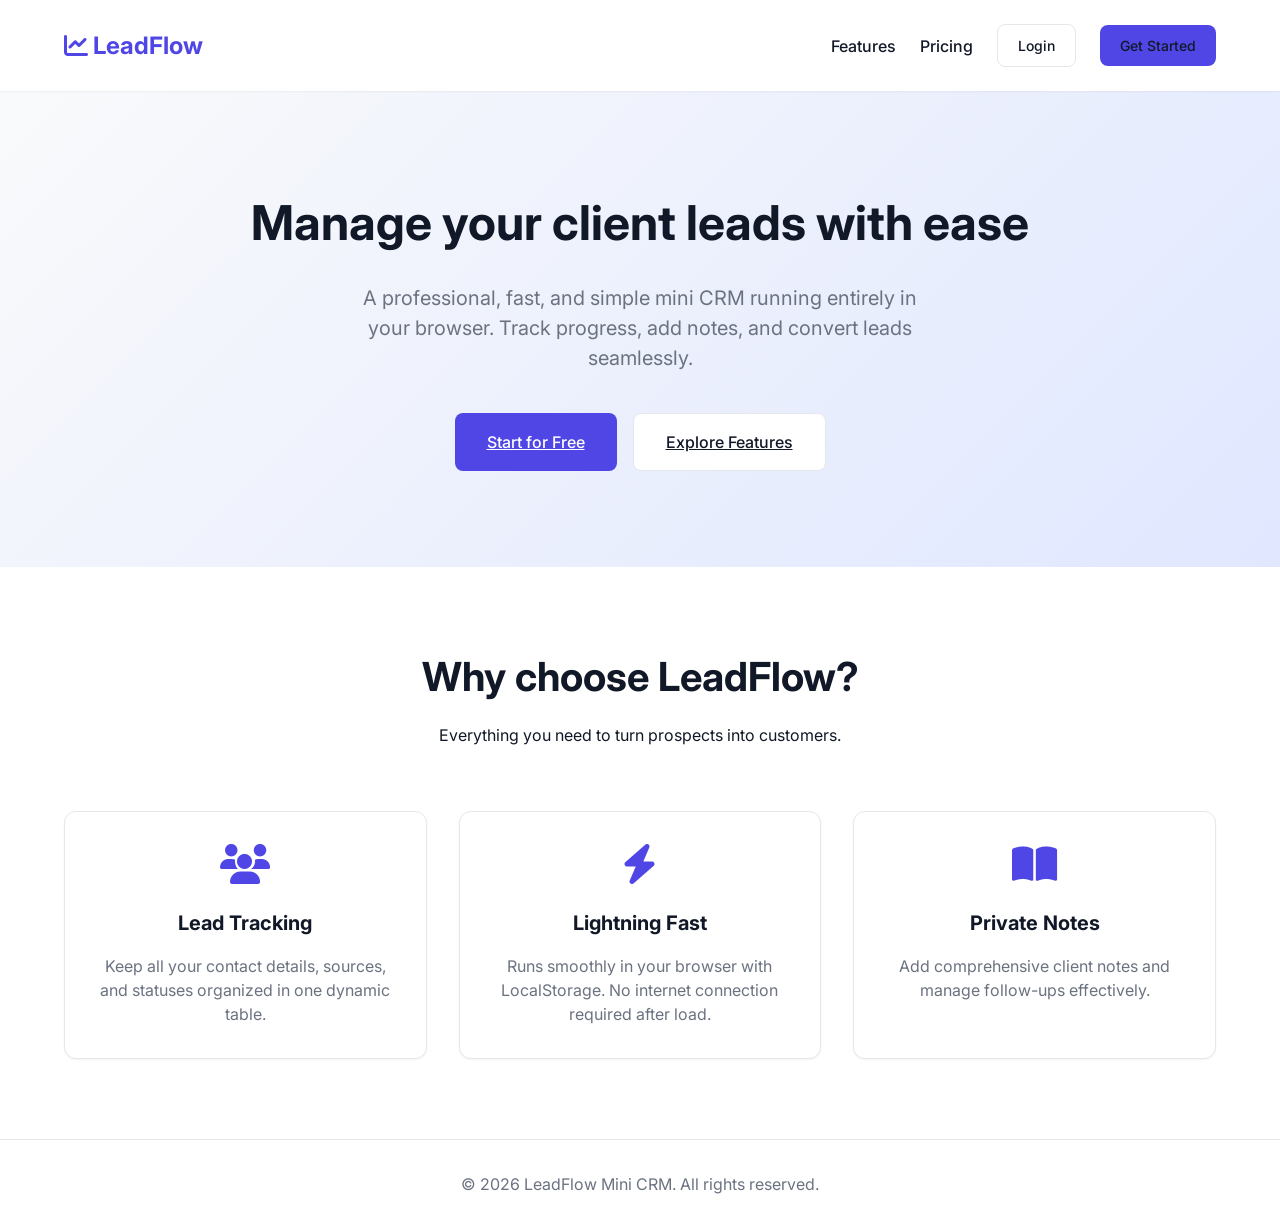
<file: p2/index.html>
<!DOCTYPE html>
<html lang="en">
<head>
    <meta charset="UTF-8">
    <meta name="viewport" content="width=device-width, initial-scale=1.0">
    <title>LeadFlow - Grow Your Business</title>
    <!-- Google Fonts: Inter -->
    <link href="https://fonts.googleapis.com/css2?family=Inter:wght@300;400;500;600;700&display=swap" rel="stylesheet">
    <!-- FontAwesome -->
    <link rel="stylesheet" href="https://cdnjs.cloudflare.com/ajax/libs/font-awesome/6.4.0/css/all.min.css">
    <link rel="stylesheet" href="style.css">
</head>
<body class="landing-page">
    
    <!-- Navigation -->
    <nav class="landing-nav">
        <div class="logo">
            <i class="fa-solid fa-chart-line"></i> LeadFlow
        </div>
        <div class="nav-links">
            <a href="#features">Features</a>
            <a href="#pricing">Pricing</a>
            <a href="login.html" class="btn btn-secondary">Login</a>
            <a href="login.html" class="btn btn-primary">Get Started</a>
        </div>
    </nav>

    <!-- Hero Section -->
    <section class="hero">
        <div class="hero-content">
            <h1>Manage your client leads with ease</h1>
            <p>A professional, fast, and simple mini CRM running entirely in your browser. Track progress, add notes, and convert leads seamlessly.</p>
            <div class="hero-actions">
                <a href="login.html" class="btn btn-primary btn-lg">Start for Free</a>
                <a href="#features" class="btn btn-secondary btn-lg">Explore Features</a>
            </div>
        </div>
    </section>

    <!-- Features Section -->
    <section id="features" class="features">
        <div class="features-header">
            <h2>Why choose LeadFlow?</h2>
            <p>Everything you need to turn prospects into customers.</p>
        </div>
        <div class="features-grid">
            <div class="feature-card">
                <i class="fa-solid fa-users text-primary"></i>
                <h3>Lead Tracking</h3>
                <p>Keep all your contact details, sources, and statuses organized in one dynamic table.</p>
            </div>
            <div class="feature-card">
                <i class="fa-solid fa-bolt text-primary"></i>
                <h3>Lightning Fast</h3>
                <p>Runs smoothly in your browser with LocalStorage. No internet connection required after load.</p>
            </div>
            <div class="feature-card">
                <i class="fa-solid fa-book-open text-primary"></i>
                <h3>Private Notes</h3>
                <p>Add comprehensive client notes and manage follow-ups effectively.</p>
            </div>
        </div>
    </section>

    <footer class="landing-footer">
        <p>&copy; 2026 LeadFlow Mini CRM. All rights reserved.</p>
    </footer>

</body>
</html>
</file>
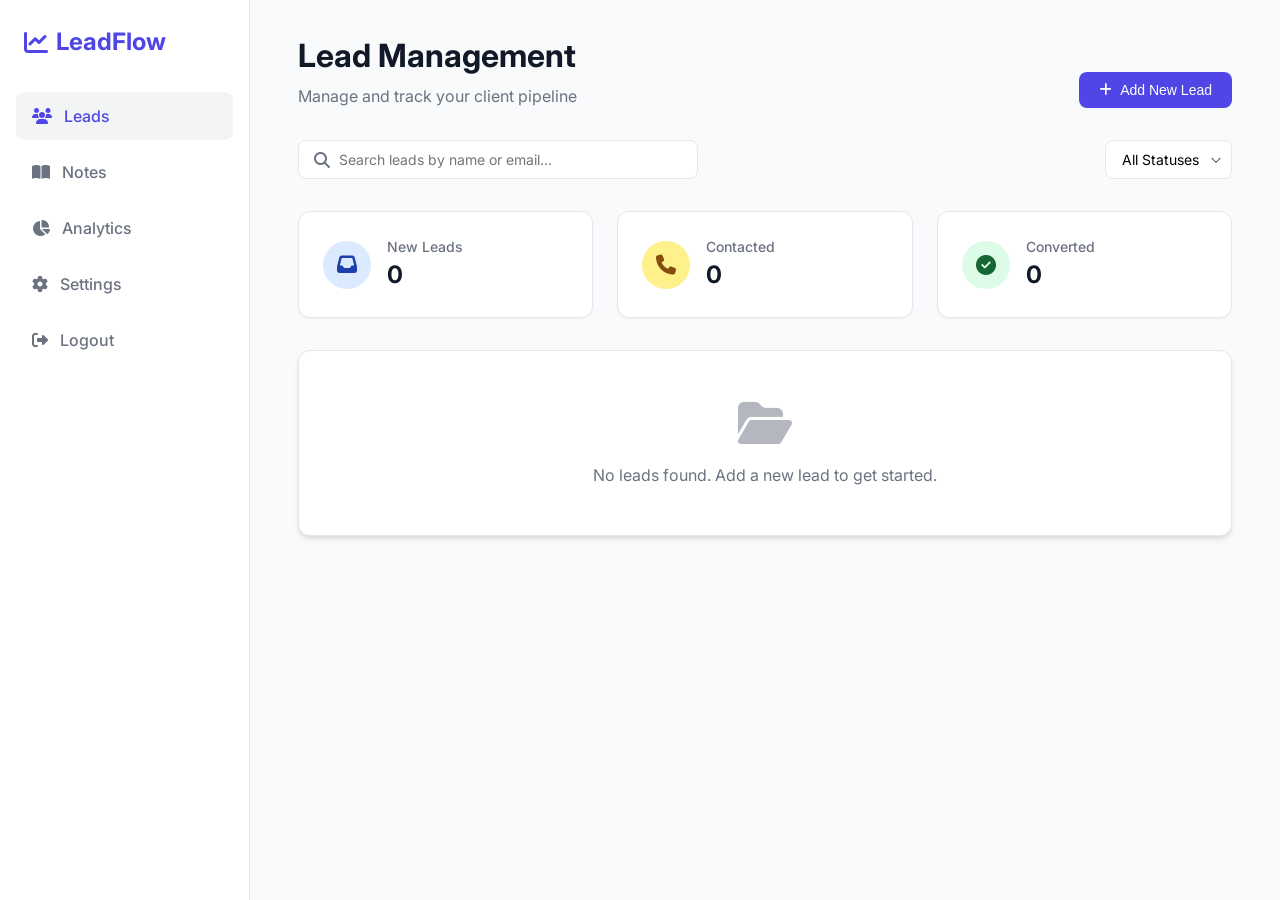
<file: p2/dashboard.html>
<!DOCTYPE html>
<html lang="en">
<head>
    <meta charset="UTF-8">
    <meta name="viewport" content="width=device-width, initial-scale=1.0">
    <title>LeadFlow - Mini CRM</title>
    <!-- Google Fonts: Inter -->
    <link href="https://fonts.googleapis.com/css2?family=Inter:wght@300;400;500;600;700&display=swap" rel="stylesheet">
    <!-- FontAwesome -->
    <link rel="stylesheet" href="https://cdnjs.cloudflare.com/ajax/libs/font-awesome/6.4.0/css/all.min.css">
    <link rel="stylesheet" href="style.css">
</head>
<body>

    <div class="app-container">
        <!-- Sidebar -->
        <aside class="sidebar">
            <div class="sidebar-header">
                <h2><i class="fa-solid fa-chart-line"></i> LeadFlow</h2>
            </div>
            <nav class="sidebar-nav">
                <a href="dashboard.html" class="active"><i class="fa-solid fa-users"></i> Leads</a>
                <a href="notes.html"><i class="fa-solid fa-book-open"></i> Notes</a>
                <a href="#"><i class="fa-solid fa-chart-pie"></i> Analytics</a>
                <a href="#"><i class="fa-solid fa-cog"></i> Settings</a>
                <a href="index.html" style="margin-top: auto;"><i class="fa-solid fa-sign-out-alt"></i> Logout</a>
            </nav>
        </aside>

        <!-- Main Content -->
        <main class="main-content">
            <header class="top-header">
                <div class="header-title">
                    <h1>Lead Management</h1>
                    <p>Manage and track your client pipeline</p>
                </div>
                <button id="addLeadBtn" class="btn btn-primary"><i class="fa-solid fa-plus"></i> Add New Lead</button>
            </header>

            <!-- Dashboard Controls -->
            <section class="dashboard-controls">
                <div class="search-box">
                    <i class="fa-solid fa-search"></i>
                    <input type="text" id="searchInput" placeholder="Search leads by name or email...">
                </div>
                <div class="filter-box">
                    <select id="statusFilter">
                        <option value="All">All Statuses</option>
                        <option value="New">New</option>
                        <option value="Contacted">Contacted</option>
                        <option value="Converted">Converted</option>
                    </select>
                </div>
            </section>

            <!-- Stats Overview -->
            <section class="stats-overview">
                <div class="stat-card">
                    <div class="stat-icon new"><i class="fa-solid fa-inbox"></i></div>
                    <div class="stat-info">
                        <h3>New Leads</h3>
                        <p id="statNew">0</p>
                    </div>
                </div>
                <div class="stat-card">
                    <div class="stat-icon contacted"><i class="fa-solid fa-phone"></i></div>
                    <div class="stat-info">
                        <h3>Contacted</h3>
                        <p id="statContacted">0</p>
                    </div>
                </div>
                <div class="stat-card">
                    <div class="stat-icon converted"><i class="fa-solid fa-check-circle"></i></div>
                    <div class="stat-info">
                        <h3>Converted</h3>
                        <p id="statConverted">0</p>
                    </div>
                </div>
            </section>

            <!-- Leads Table -->
            <section class="leads-section">
                <div class="table-container">
                    <table id="leadsTable">
                        <thead>
                            <tr>
                                <th>Name</th>
                                <th>Contact</th>
                                <th>Source</th>
                                <th>Status</th>
                                <th>Follow-up</th>
                                <th>Actions</th>
                            </tr>
                        </thead>
                        <tbody id="leadsTableBody">
                            <!-- Rows will be dynamically loaded here -->
                        </tbody>
                    </table>
                    <div id="noDataMessage" class="no-data hidden">
                        <i class="fa-solid fa-folder-open empty-icon"></i>
                        <p>No leads found. Add a new lead to get started.</p>
                    </div>
                </div>
            </section>
        </main>
    </div>

    <!-- Lead Modal (Add/Edit) -->
    <div id="leadModal" class="modal">
        <div class="modal-content">
            <div class="modal-header">
                <h2 id="modalTitle">Add New Lead</h2>
                <button class="close-btn" id="closeModalBtn">&times;</button>
            </div>
            <form id="leadForm">
                <input type="hidden" id="leadId">
                <div class="form-group">
                    <label for="leadName">Full Name</label>
                    <input type="text" id="leadName" required placeholder="e.g. John Doe">
                </div>
                <div class="form-group">
                    <label for="leadEmail">Email Address</label>
                    <input type="email" id="leadEmail" required placeholder="e.g. john@example.com">
                </div>
                <div class="form-row">
                    <div class="form-group half">
                        <label for="leadSource">Source</label>
                        <select id="leadSource" required>
                            <option value="Website">Website</option>
                            <option value="Instagram">Instagram</option>
                            <option value="Referral">Referral</option>
                            <option value="LinkedIn">LinkedIn</option>
                            <option value="Other">Other</option>
                        </select>
                    </div>
                    <div class="form-group half">
                        <label for="leadStatus">Status</label>
                        <select id="leadStatus" required>
                            <option value="New">New</option>
                            <option value="Contacted">Contacted</option>
                            <option value="Converted">Converted</option>
                        </select>
                    </div>
                </div>
                <div class="form-group">
                    <label for="leadFollowup">Follow-up Date</label>
                    <input type="date" id="leadFollowup">
                </div>
                <div class="form-group">
                    <label for="leadNotes">Notes (Optional)</label>
                    <textarea id="leadNotes" rows="3" placeholder="Add any relevant notes or follow-up details..."></textarea>
                </div>
                <div class="form-actions">
                    <button type="button" class="btn btn-secondary" id="cancelModalBtn">Cancel</button>
                    <button type="submit" class="btn btn-primary" id="saveLeadBtn">Save Lead</button>
                </div>
            </form>
        </div>
    </div>

    <!-- View Notes Modal -->
    <div id="notesModal" class="modal">
        <div class="modal-content notes-content">
            <div class="modal-header">
                <h2>Lead Notes</h2>
                <button class="close-btn" id="closeNotesBtn">&times;</button>
            </div>
            <div class="notes-body" id="notesBody">
                <!-- Notes injected here -->
            </div>
        </div>
    </div>

    <script src="script.js"></script>
</body>
</html>
</file>
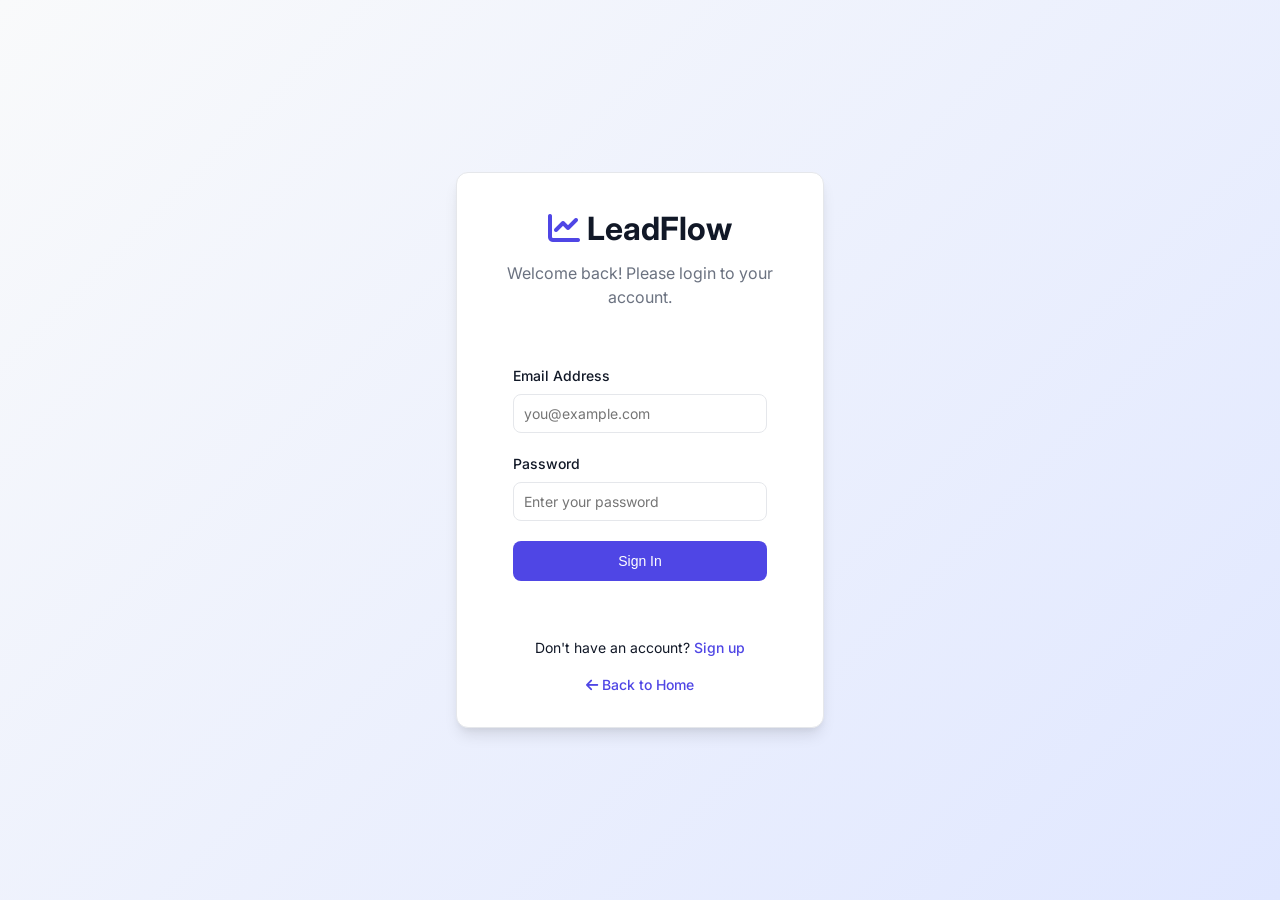
<file: p2/login.html>
<!DOCTYPE html>
<html lang="en">
<head>
    <meta charset="UTF-8">
    <meta name="viewport" content="width=device-width, initial-scale=1.0">
    <title>Login - LeadFlow</title>
    <link href="https://fonts.googleapis.com/css2?family=Inter:wght@300;400;500;600;700&display=swap" rel="stylesheet">
    <link rel="stylesheet" href="style.css">
    <link rel="stylesheet" href="https://cdnjs.cloudflare.com/ajax/libs/font-awesome/6.4.0/css/all.min.css">
</head>
<body class="auth-page">

    <div class="auth-container">
        <div class="auth-card">
            <div class="auth-header">
                <h2><i class="fa-solid fa-chart-line text-primary"></i> LeadFlow</h2>
                <p>Welcome back! Please login to your account.</p>
            </div>
            
            <form id="loginForm" class="auth-form">
                <div class="form-group">
                    <label for="email">Email Address</label>
                    <input type="email" id="email" required placeholder="you@example.com">
                </div>
                <div class="form-group">
                    <label for="password">Password</label>
                    <input type="password" id="password" required placeholder="Enter your password">
                </div>
                <!-- For demo purposes, any credentials will work -->
                <button type="submit" class="btn btn-primary btn-block">Sign In</button>
            </form>
            
            <div class="auth-footer">
                <p>Don't have an account? <a href="#">Sign up</a></p>
                <div style="margin-top: 1rem;">
                    <a href="index.html" class="back-link"><i class="fa-solid fa-arrow-left"></i> Back to Home</a>
                </div>
            </div>
        </div>
    </div>

    <script>
        document.getElementById('loginForm').addEventListener('submit', function(e) {
            e.preventDefault();
            // In a real app, we'd authenticate here.
            // For now, redirect to the dashboard.
            window.location.href = 'dashboard.html';
        });
    </script>
</body>
</html>
</file>
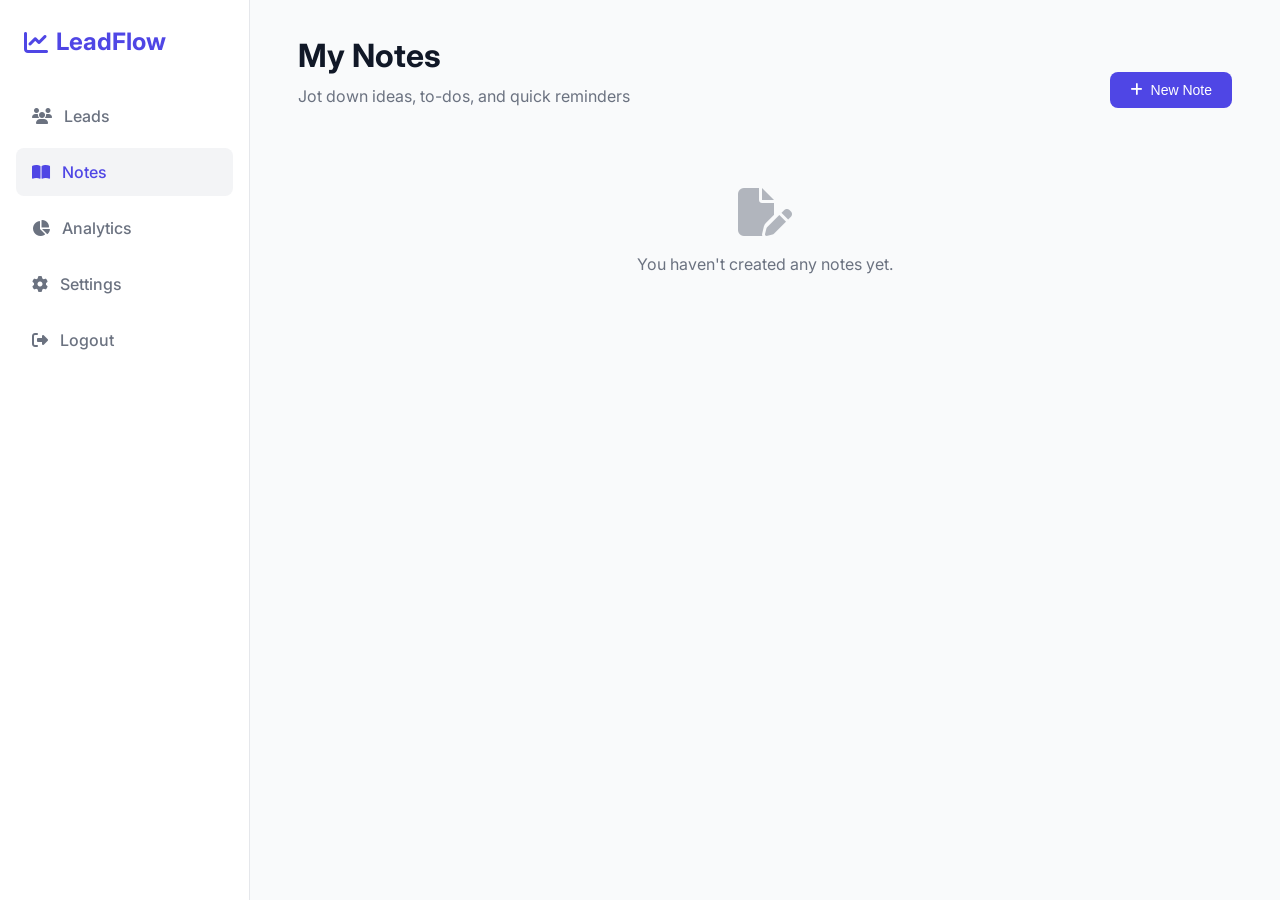
<file: p2/notes.html>
<!DOCTYPE html>
<html lang="en">
<head>
    <meta charset="UTF-8">
    <meta name="viewport" content="width=device-width, initial-scale=1.0">
    <title>Notes - LeadFlow</title>
    <!-- Google Fonts: Inter -->
    <link href="https://fonts.googleapis.com/css2?family=Inter:wght@300;400;500;600;700&display=swap" rel="stylesheet">
    <!-- FontAwesome -->
    <link rel="stylesheet" href="https://cdnjs.cloudflare.com/ajax/libs/font-awesome/6.4.0/css/all.min.css">
    <link rel="stylesheet" href="style.css">
</head>
<body>

    <div class="app-container">
        <!-- Sidebar -->
        <aside class="sidebar">
            <div class="sidebar-header">
                <h2><i class="fa-solid fa-chart-line"></i> LeadFlow</h2>
            </div>
            <nav class="sidebar-nav">
                <a href="dashboard.html"><i class="fa-solid fa-users"></i> Leads</a>
                <a href="notes.html" class="active"><i class="fa-solid fa-book-open"></i> Notes</a>
                <a href="#"><i class="fa-solid fa-chart-pie"></i> Analytics</a>
                <a href="#"><i class="fa-solid fa-cog"></i> Settings</a>
                <a href="index.html" style="margin-top: auto;"><i class="fa-solid fa-sign-out-alt"></i> Logout</a>
            </nav>
        </aside>

        <!-- Main Content -->
        <main class="main-content">
            <header class="top-header">
                <div class="header-title">
                    <h1>My Notes</h1>
                    <p>Jot down ideas, to-dos, and quick reminders</p>
                </div>
                <button id="addNoteBtn" class="btn btn-primary"><i class="fa-solid fa-plus"></i> New Note</button>
            </header>

            <section class="notes-grid" id="notesGrid">
                <!-- Notes will be loaded here dynamically -->
            </section>
            <div id="noNotesMessage" class="no-data hidden">
                <i class="fa-solid fa-file-pen empty-icon"></i>
                <p>You haven't created any notes yet.</p>
            </div>
        </main>
    </div>

    <!-- Note Modal -->
    <div id="quickNoteModal" class="modal">
        <div class="modal-content">
            <div class="modal-header">
                <h2 id="noteModalTitle">Add New Note</h2>
                <button class="close-btn" id="closeNoteModalBtn">&times;</button>
            </div>
            <form id="noteForm">
                <input type="hidden" id="noteId">
                <div class="form-group">
                    <label for="noteTitle">Title</label>
                    <input type="text" id="noteTitle" required placeholder="Note Title">
                </div>
                <div class="form-group">
                    <label for="noteContent">Content</label>
                    <textarea id="noteContent" rows="6" required placeholder="Write your note here..."></textarea>
                </div>
                <div class="form-actions">
                    <button type="button" class="btn btn-secondary" id="cancelNoteBtn">Cancel</button>
                    <button type="submit" class="btn btn-primary">Save Note</button>
                </div>
            </form>
        </div>
    </div>

    <script src="notes.js"></script>
</body>
</html>
</file>
<file: p2/style.css>
/* --- CSS Variables --- */
:root {
    --primary-color: #4f46e5;
    --primary-hover: #4338ca;
    --secondary-color: #f3f4f6;
    --text-dark: #111827;
    --text-muted: #6b7280;
    --bg-color: #f9fafb;
    --surface-color: #ffffff;
    --border-color: #e5e7eb;
    
    /* Status Colors */
    --status-new-bg: #dbeafe;
    --status-new-text: #1e40af;
    --status-contacted-bg: #fef08a;
    --status-contacted-text: #854d0e;
    --status-converted-bg: #dcfce7;
    --status-converted-text: #166534;
    
    --shadow-sm: 0 1px 2px 0 rgba(0, 0, 0, 0.05);
    --shadow-md: 0 4px 6px -1px rgba(0, 0, 0, 0.1), 0 2px 4px -1px rgba(0, 0, 0, 0.06);
    --shadow-lg: 0 10px 15px -3px rgba(0, 0, 0, 0.1), 0 4px 6px -2px rgba(0, 0, 0, 0.05);
    
    --radius-md: 0.5rem;
    --radius-lg: 0.75rem;
    --transition: all 0.3s ease;
}

/* --- Base Styles --- */
* {
    margin: 0;
    padding: 0;
    box-sizing: border-box;
}

body {
    font-family: 'Inter', sans-serif;
    background-color: var(--bg-color);
    color: var(--text-dark);
    line-height: 1.5;
    animation: fadeIn 0.4s ease-out;
}

@keyframes fadeIn {
    from { opacity: 0; transform: translateY(10px); }
    to { opacity: 1; transform: translateY(0); }
}

/* --- Layout --- */
.app-container {
    display: flex;
    min-height: 100vh;
}

/* --- Sidebar --- */
.sidebar {
    width: 250px;
    background-color: var(--surface-color);
    border-right: 1px solid var(--border-color);
    display: flex;
    flex-direction: column;
    padding: 1.5rem 1rem;
    position: sticky;
    top: 0;
    height: 100vh;
}

.sidebar-header {
    margin-bottom: 2rem;
    padding-left: 0.5rem;
}

.sidebar-header h2 {
    font-size: 1.5rem;
    color: var(--primary-color);
    display: flex;
    align-items: center;
    gap: 0.5rem;
}

.sidebar-nav {
    display: flex;
    flex-direction: column;
    gap: 0.5rem;
}

.sidebar-nav a {
    text-decoration: none;
    color: var(--text-muted);
    padding: 0.75rem 1rem;
    border-radius: var(--radius-md);
    display: flex;
    align-items: center;
    gap: 0.75rem;
    font-weight: 500;
    transition: var(--transition);
}

.sidebar-nav a:hover, .sidebar-nav a.active {
    background-color: var(--secondary-color);
    color: var(--primary-color);
}

/* --- Main Content --- */
.main-content {
    flex: 1;
    padding: 2rem 3rem;
    max-width: 1200px;
}

/* --- Top Header --- */
.top-header {
    display: flex;
    justify-content: space-between;
    align-items: flex-end;
    margin-bottom: 2rem;
}

.header-title h1 {
    font-size: 2rem;
    font-weight: 700;
    margin-bottom: 0.25rem;
}

.header-title p {
    color: var(--text-muted);
}

/* --- Buttons --- */
.btn {
    border: none;
    padding: 0.625rem 1.25rem;
    border-radius: var(--radius-md);
    font-size: 0.875rem;
    font-weight: 500;
    cursor: pointer;
    transition: var(--transition);
    display: inline-flex;
    align-items: center;
    gap: 0.5rem;
}

.btn:active {
    transform: scale(0.97);
}

.btn-primary {
    background-color: var(--primary-color);
    color: white;
}

.btn-primary:hover {
    background-color: var(--primary-hover);
    box-shadow: var(--shadow-md);
    transform: translateY(-2px);
}

.btn-secondary {
    background-color: white;
    color: var(--text-dark);
    border: 1px solid var(--border-color);
}

.btn-secondary:hover {
    background-color: var(--secondary-color);
}

/* --- Dashboard Controls --- */
.dashboard-controls {
    display: flex;
    justify-content: space-between;
    align-items: center;
    margin-bottom: 2rem;
    gap: 1rem;
}

.search-box {
    position: relative;
    flex: 1;
    max-width: 400px;
}

.search-box i {
    position: absolute;
    left: 1rem;
    top: 50%;
    transform: translateY(-50%);
    color: var(--text-muted);
}

.search-box input {
    width: 100%;
    padding: 0.625rem 1rem 0.625rem 2.5rem;
    border: 1px solid var(--border-color);
    border-radius: var(--radius-md);
    font-family: inherit;
    font-size: 0.875rem;
    transition: var(--transition);
}

.search-box input:focus {
    outline: none;
    border-color: var(--primary-color);
    box-shadow: 0 0 0 3px rgba(79, 70, 229, 0.1);
}

.filter-box select {
    padding: 0.625rem 2rem 0.625rem 1rem;
    border: 1px solid var(--border-color);
    border-radius: var(--radius-md);
    background-color: white;
    font-family: inherit;
    font-size: 0.875rem;
    cursor: pointer;
    appearance: none;
    background-image: url("data:image/svg+xml,%3Csvg xmlns='http://www.w3.org/2000/svg' fill='none' viewBox='0 0 24 24' stroke='%236b7280'%3E%3Cpath stroke-linecap='round' stroke-linejoin='round' stroke-width='2' d='M19 9l-7 7-7-7'%3E%3C/path%3E%3C/svg%3E");
    background-repeat: no-repeat;
    background-position: right 0.5rem center;
    background-size: 1em;
}

.filter-box select:focus {
    outline: none;
    border-color: var(--primary-color);
}

/* --- Stats Overview --- */
.stats-overview {
    display: grid;
    grid-template-columns: repeat(3, 1fr);
    gap: 1.5rem;
    margin-bottom: 2rem;
}

.stat-card {
    background-color: var(--surface-color);
    padding: 1.5rem;
    border-radius: var(--radius-lg);
    box-shadow: var(--shadow-sm);
    display: flex;
    align-items: center;
    gap: 1rem;
    border: 1px solid var(--border-color);
    transition: var(--transition);
}

.stat-card:hover {
    transform: translateY(-5px);
    box-shadow: var(--shadow-md);
    border-color: var(--primary-color);
}

.stat-icon {
    width: 48px;
    height: 48px;
    border-radius: 50%;
    display: flex;
    align-items: center;
    justify-content: center;
    font-size: 1.25rem;
}

.stat-icon.new { background-color: var(--status-new-bg); color: var(--status-new-text); }
.stat-icon.contacted { background-color: var(--status-contacted-bg); color: var(--status-contacted-text); }
.stat-icon.converted { background-color: var(--status-converted-bg); color: var(--status-converted-text); }

.stat-info h3 {
    font-size: 0.875rem;
    color: var(--text-muted);
    font-weight: 500;
}

.stat-info p {
    font-size: 1.5rem;
    font-weight: 700;
    color: var(--text-dark);
}

/* --- Leads Table --- */
.table-container {
    background-color: var(--surface-color);
    border-radius: var(--radius-lg);
    box-shadow: var(--shadow-md);
    overflow: hidden;
    border: 1px solid var(--border-color);
}

table {
    width: 100%;
    border-collapse: collapse;
    text-align: left;
}

th, td {
    padding: 1rem 1.5rem;
    border-bottom: 1px solid var(--border-color);
}

th {
    background-color: #f8fafc;
    font-size: 0.75rem;
    text-transform: uppercase;
    letter-spacing: 0.05em;
    color: var(--text-muted);
    font-weight: 600;
}

tbody tr {
    transition: all 0.2s ease-in-out;
}

tbody tr:hover {
    background-color: var(--bg-color);
}

.td-contact div {
    font-size: 0.875rem;
}
.td-contact .email {
    color: var(--text-muted);
    font-size: 0.8rem;
}

/* Status Badges */
.status-badge {
    padding: 0.25rem 0.75rem;
    border-radius: 9999px;
    font-size: 0.75rem;
    font-weight: 600;
    display: inline-block;
}

.status-badge.new {
    background-color: var(--status-new-bg);
    color: var(--status-new-text);
}

.status-badge.contacted {
    background-color: var(--status-contacted-bg);
    color: var(--status-contacted-text);
}

.status-badge.converted {
    background-color: var(--status-converted-bg);
    color: var(--status-converted-text);
}

/* Actions */
.action-btns {
    display: flex;
    gap: 0.5rem;
}

.action-btn {
    background: none;
    border: none;
    cursor: pointer;
    color: var(--text-muted);
    transition: var(--transition);
    padding: 0.25rem;
}

.action-btn:hover {
    color: var(--primary-color);
}

.action-btn.delete:hover {
    color: #ef4444;
}

.action-btn.notes:hover {
    color: #f59e0b;
}

/* Status Select in Table */
.status-select {
    padding: 0.25rem;
    border: 1px solid var(--border-color);
    border-radius: var(--radius-md);
    font-size: 0.75rem;
    cursor: pointer;
    background-color: white;
}

/* No Data */
.no-data {
    padding: 3rem;
    text-align: center;
    color: var(--text-muted);
}
.no-data .empty-icon {
    font-size: 3rem;
    margin-bottom: 1rem;
    opacity: 0.5;
}
.hidden {
    display: none !important;
}

/* --- Modals --- */
.modal {
    position: fixed;
    top: 0;
    left: 0;
    width: 100%;
    height: 100%;
    background-color: rgba(0, 0, 0, 0.5);
    display: flex;
    align-items: center;
    justify-content: center;
    z-index: 1000;
    opacity: 0;
    visibility: hidden;
    transition: var(--transition);
}

.modal.active {
    opacity: 1;
    visibility: visible;
}

.modal-content {
    background-color: var(--surface-color);
    border-radius: var(--radius-lg);
    width: 100%;
    max-width: 500px;
    box-shadow: var(--shadow-lg);
    transform: translateY(-20px);
    transition: transform 0.3s ease;
}

.modal.active .modal-content {
    transform: translateY(0);
}

.modal-header {
    padding: 1.5rem;
    border-bottom: 1px solid var(--border-color);
    display: flex;
    justify-content: space-between;
    align-items: center;
}

.close-btn {
    background: none;
    border: none;
    font-size: 1.5rem;
    cursor: pointer;
    color: var(--text-muted);
}

.close-btn:hover {
    color: var(--text-dark);
}

form {
    padding: 1.5rem;
}

.form-group {
    margin-bottom: 1.25rem;
}

.form-row {
    display: flex;
    gap: 1rem;
}

.form-group.half {
    flex: 1;
}

.form-group label {
    display: block;
    font-size: 0.875rem;
    font-weight: 500;
    margin-bottom: 0.5rem;
}

.form-group input, 
.form-group select, 
.form-group textarea {
    width: 100%;
    padding: 0.625rem;
    border: 1px solid var(--border-color);
    border-radius: var(--radius-md);
    font-family: inherit;
    font-size: 0.875rem;
}

.form-group input:focus, 
.form-group select:focus, 
.form-group textarea:focus {
    outline: none;
    border-color: var(--primary-color);
    box-shadow: 0 0 0 3px rgba(79, 70, 229, 0.1);
}

.form-actions {
    display: flex;
    justify-content: flex-end;
    gap: 1rem;
    margin-top: 1.5rem;
}

.notes-body {
    padding: 1.5rem;
    color: var(--text-dark);
    white-space: pre-wrap;
    background: #fdfdfd;
    min-height: 100px;
}

/* --- Responsive --- */
@media (max-width: 1024px) {
    .stats-overview {
        grid-template-columns: repeat(2, 1fr);
    }
}

@media (max-width: 768px) {
    .app-container {
        flex-direction: column;
    }
    .sidebar {
        width: 100%;
        height: auto;
        position: relative;
        flex-direction: row;
        justify-content: space-between;
        align-items: center;
        padding: 1rem;
    }
    .sidebar-header {
        margin-bottom: 0;
    }
    .sidebar-nav {
        flex-direction: row;
    }
    .sidebar-nav span {
        display: none; /* hide text, show only icons if needed */
    }
    .main-content {
        padding: 1rem;
    }
    .dashboard-controls {
        flex-direction: column;
        align-items: stretch;
    }
    .search-box {
        max-width: 100%;
    }
    .stats-overview {
        grid-template-columns: 1fr;
    }
    .table-container {
        overflow-x: auto;
    }
}

/* --- Landing Page --- */
.landing-page {
    background-color: var(--surface-color);
}
.landing-nav {
    display: flex;
    justify-content: space-between;
    align-items: center;
    padding: 1.5rem 5%;
    background: var(--surface-color);
    box-shadow: var(--shadow-sm);
    position: sticky;
    top: 0;
    z-index: 100;
}
.landing-nav .logo {
    font-size: 1.5rem;
    font-weight: 700;
    color: var(--primary-color);
}
.landing-nav .nav-links {
    display: flex;
    gap: 1.5rem;
    align-items: center;
}
.landing-nav .nav-links a {
    text-decoration: none;
    color: var(--text-dark);
    font-weight: 500;
}
.hero {
    padding: 6rem 5%;
    text-align: center;
    background: linear-gradient(135deg, var(--bg-color) 0%, #e0e7ff 100%);
}
.hero h1 {
    font-size: 3rem;
    margin-bottom: 1.5rem;
    color: var(--text-dark);
}
.hero p {
    font-size: 1.25rem;
    color: var(--text-muted);
    max-width: 600px;
    margin: 0 auto 2.5rem;
}
.hero-actions {
    display: flex;
    gap: 1rem;
    justify-content: center;
}
.btn-lg {
    padding: 1rem 2rem;
    font-size: 1rem;
}
.features {
    padding: 5rem 5%;
}
.features-header {
    text-align: center;
    margin-bottom: 4rem;
}
.features-header h2 {
    font-size: 2.5rem;
    margin-bottom: 1rem;
}
.features-grid {
    display: grid;
    grid-template-columns: repeat(auto-fit, minmax(300px, 1fr));
    gap: 2rem;
}
.feature-card {
    padding: 2rem;
    background: var(--surface-color);
    border-radius: var(--radius-lg);
    box-shadow: var(--shadow-sm);
    text-align: center;
    border: 1px solid var(--border-color);
    transition: var(--transition);
}

.feature-card:hover {
    transform: translateY(-8px);
    box-shadow: var(--shadow-lg);
    border-color: var(--primary-color);
}

.feature-card i {
    transition: var(--transition);
}

.feature-card:hover i {
    transform: scale(1.1);
}
.feature-card i {
    font-size: 2.5rem;
    color: var(--primary-color);
    margin-bottom: 1.5rem;
}
.feature-card h3 {
    margin-bottom: 1rem;
    font-size: 1.25rem;
}
.feature-card p {
    color: var(--text-muted);
}
.text-primary {
    color: var(--primary-color);
}
.landing-footer {
    text-align: center;
    padding: 2rem;
    background: var(--surface-color);
    border-top: 1px solid var(--border-color);
    color: var(--text-muted);
}

/* --- Auth Page --- */
.auth-page {
    display: flex;
    align-items: center;
    justify-content: center;
    min-height: 100vh;
    background: linear-gradient(135deg, var(--bg-color) 0%, #e0e7ff 100%);
}
.auth-container {
    width: 100%;
    max-width: 400px;
    padding: 1rem;
}
.auth-card {
    background: var(--surface-color);
    border-radius: var(--radius-lg);
    box-shadow: var(--shadow-lg);
    padding: 2rem;
    border: 1px solid var(--border-color);
}
.auth-header {
    text-align: center;
    margin-bottom: 2rem;
}
.auth-header h2 {
    font-size: 2rem;
    margin-bottom: 0.5rem;
}
.auth-header p {
    color: var(--text-muted);
}
.btn-block {
    width: 100%;
    justify-content: center;
    padding: 0.75rem;
}
.auth-footer {
    margin-top: 2rem;
    text-align: center;
    font-size: 0.875rem;
}
.auth-footer a {
    color: var(--primary-color);
    text-decoration: none;
    font-weight: 500;
}
.auth-footer a:hover {
    text-decoration: underline;
}

/* --- Notes Page --- */
.notes-grid {
    display: grid;
    grid-template-columns: repeat(auto-fill, minmax(300px, 1fr));
    gap: 1.5rem;
}
.note-card {
    background: var(--surface-color);
    border-radius: var(--radius-lg);
    box-shadow: var(--shadow-sm);
    border: 1px solid var(--border-color);
    display: flex;
    flex-direction: column;
    padding: 1.5rem;
    transition: var(--transition);
}
.note-card:hover {
    box-shadow: var(--shadow-md);
    transform: translateY(-2px);
}
.note-card-header {
    display: flex;
    justify-content: space-between;
    align-items: flex-start;
    margin-bottom: 1rem;
}
.note-card-header h3 {
    font-size: 1.125rem;
    font-weight: 600;
    color: var(--text-dark);
}
.note-actions {
    display: flex;
    gap: 0.5rem;
}
.note-actions button {
    background: none;
    border: none;
    cursor: pointer;
    color: var(--text-muted);
    transition: var(--transition);
}
.note-actions button:hover {
    color: var(--primary-color);
}
.note-actions button.delete:hover {
    color: #ef4444;
}
.note-card-body {
    flex: 1;
    color: var(--text-dark);
    margin-bottom: 1rem;
    white-space: pre-wrap;
    font-size: 0.95rem;
}
.note-card-footer {
    font-size: 0.75rem;
    color: var(--text-muted);
    border-top: 1px solid var(--border-color);
    padding-top: 1rem;
    display: flex;
    align-items: center;
    gap: 0.5rem;
}
</file>
